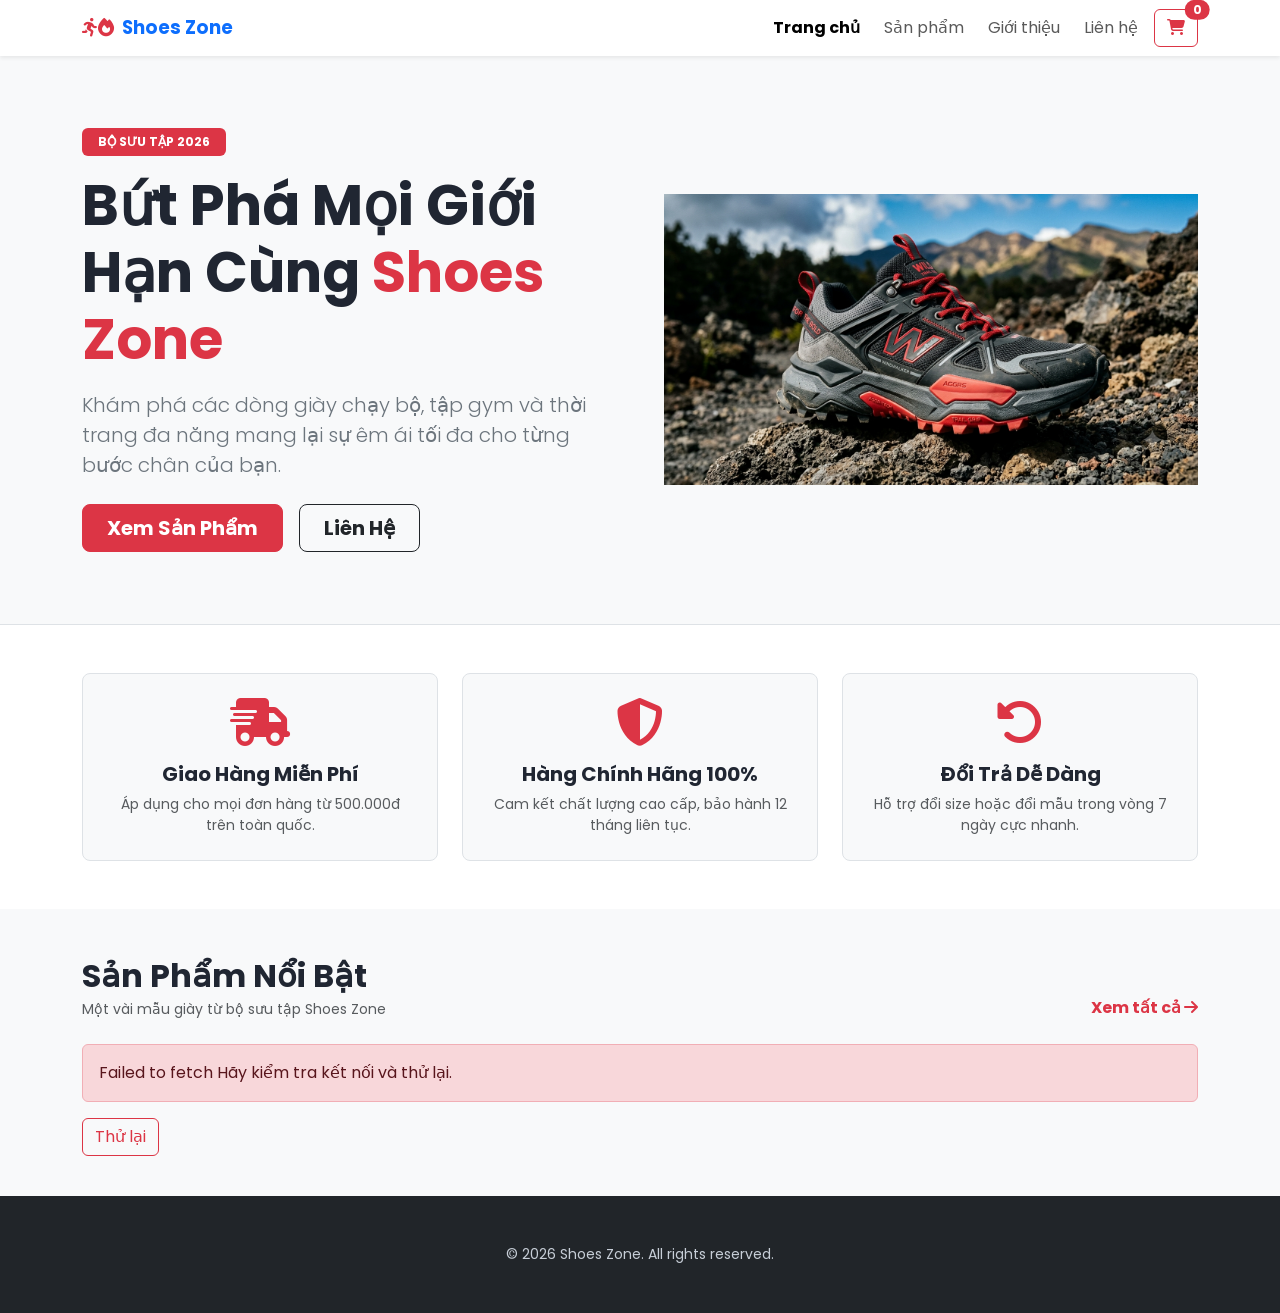
<file: index.html>
<!doctype html>
<html lang="vi">
<head>
  <meta charset="utf-8">
  <meta name="viewport" content="width=device-width, initial-scale=1">
  <meta name="description" content="Shoes Zone - Cửa hàng giày thể thao chính hãng">
  <title>Trang Chủ | Shoes Zone</title>

  <link rel="preconnect" href="https://fonts.googleapis.com">
  <link rel="preconnect" href="https://fonts.gstatic.com" crossorigin>
  <link href="https://fonts.googleapis.com/css2?family=Poppins:wght@400;500;600;700&display=swap" rel="stylesheet">
  <link href="https://cdn.jsdelivr.net/npm/bootstrap@5.3.3/dist/css/bootstrap.min.css" rel="stylesheet">
  <link rel="stylesheet" href="https://cdnjs.cloudflare.com/ajax/libs/font-awesome/6.5.2/css/all.min.css">
  <link rel="stylesheet" href="style.css">
</head>
<body>
  
  <!-- NAVBAR -->
  <nav class="navbar navbar-expand-lg navbar-light bg-white shadow-sm sticky-top">
    <div class="container">
      <a class="navbar-brand fw-bold text-primary" href="index.html">
        <i class="fa-solid fa-person-running text-danger"></i><i class="fa-solid fa-fire text-danger me-2"></i>Shoes Zone
      </a>
      <button class="navbar-toggler" type="button" data-bs-toggle="collapse" data-bs-target="#mainMenu" aria-controls="mainMenu" aria-expanded="false" aria-label="Mở menu">
        <span class="navbar-toggler-icon"></span>
      </button>
      <div class="collapse navbar-collapse" id="mainMenu">
        <ul class="navbar-nav ms-auto align-items-lg-center gap-lg-2">
          <li class="nav-item"><a class="nav-link active fw-bold" href="index.html">Trang chủ</a></li>
          <li class="nav-item"><a class="nav-link" href="products.html">Sản phẩm</a></li>
          <li class="nav-item"><a class="nav-link" href="about.html">Giới thiệu</a></li>
          <li class="nav-item"><a class="nav-link" href="contact.html">Liên hệ</a></li>
          <li class="nav-item">
            <a class="btn btn-outline-danger position-relative" href="cart.html">
              <i class="fa-solid fa-cart-shopping"></i>
              <span id="cart-count" class="position-absolute top-0 start-100 translate-middle badge rounded-pill bg-danger">0</span>
            </a>
          </li>
      </div>
    </div>
  </nav>

  <!-- HERO BANNER -->
  <header class="bg-light py-5 border-bottom">
    <div class="container py-4">
      <div class="row align-items-center g-5">
        <div class="col-lg-6">
          <span class="badge bg-danger text-uppercase px-3 py-2 mb-3">Bộ sưu tập 2026</span>
          <h1 class="display-4 fw-bold mb-3">Bứt Phá Mọi Giới Hạn Cùng <span class="text-danger">Shoes Zone</span></h1>
          <p class="lead text-secondary mb-4">Khám phá các dòng giày chạy bộ, tập gym và thời trang đa năng mang lại sự êm ái tối đa cho từng bước chân của bạn.</p>
          <div class="d-flex flex-wrap gap-3">
            <a href="products.html" class="btn btn-danger btn-lg px-4 fw-bold">Xem Sản Phẩm</a>
            <a href="contact.html" class="btn btn-outline-dark btn-lg px-4 fw-bold">Liên Hệ</a>
          </div>
        </div>
        <div class="col-lg-6 text-center">
          <img src="Cuoikhoaweb/assets/giay_trangchu.png" alt="Shoes Zone Hero" class="img-fluid" style="max-height: 380px;">
        </div>
      </div>
    </div>
  </header>

  <!-- PHẦN CAM KẾT / TIỆN ÍCH -->
  <section class="py-5 bg-white">
    <div class="container">
      <div class="row g-4 text-center">
        <div class="col-md-4">
          <div class="p-4 rounded-3 border bg-light h-100">
            <i class="fa-solid fa-truck-fast text-danger display-5 mb-3"></i>
            <h5 class="fw-bold">Giao Hàng Miễn Phí</h5>
            <p class="text-muted small mb-0">Áp dụng cho mọi đơn hàng từ 500.000đ trên toàn quốc.</p>
          </div>
        </div>
        <div class="col-md-4">
          <div class="p-4 rounded-3 border bg-light h-100">
            <i class="fa-solid fa-shield-halved text-danger display-5 mb-3"></i>
            <h5 class="fw-bold">Hàng Chính Hãng 100%</h5>
            <p class="text-muted small mb-0">Cam kết chất lượng cao cấp, bảo hành 12 tháng liên tục.</p>
          </div>
        </div>
        <div class="col-md-4">
          <div class="p-4 rounded-3 border bg-light h-100">
            <i class="fa-solid fa-rotate-left text-danger display-5 mb-3"></i>
            <h5 class="fw-bold">Đổi Trả Dễ Dàng</h5>
            <p class="text-muted small mb-0">Hỗ trợ đổi size hoặc đổi mẫu trong vòng 7 ngày cực nhanh.</p>
          </div>
        </div>
      </div>
    </div>
  </section>

  <!-- SẢN PHẨM NỔI BẬT -->
  <section class="py-5 bg-light">
    <div class="container">
      <div class="d-flex justify-content-between align-items-end mb-4">
        <div>
          <h2 class="fw-bold mb-1">Sản Phẩm Nổi Bật</h2>
          <p class="text-muted small mb-0">Một vài mẫu giày từ bộ sưu tập Shoes Zone</p>
        </div>
        <a href="products.html" class="text-danger fw-bold text-decoration-none">Xem tất cả <i class="fa-solid fa-arrow-right"></i></a>
      </div>

      <p id="home-product-status" class="text-secondary mb-3" role="status" aria-live="polite">Đang tải sản phẩm...</p>
      <button id="retry-home-products" class="btn btn-outline-danger mb-3" type="button" hidden>Thử lại</button>
      <div id="home-product-list" class="row g-4" aria-busy="true"></div>
      <template id="home-product-card-template">
        <div class="col-6 col-md-4 col-lg-3">
          <article class="card product-card h-100 border-0 shadow-sm">
            <img class="card-img-top product-image" alt="" loading="lazy">
            <div class="card-body d-flex flex-column">
              <h3 class="product-title h6 fw-bold"></h3>
              <p class="product-price text-danger fw-bold mb-3"></p>
              <a class="btn btn-outline-danger btn-sm mt-auto w-100 fw-bold product-detail-link" href="product-detail.html">Xem chi tiết</a>
            </div>
          </article>
        </div>
      </template>
    </div>
  </section>

  <!-- FOOTER -->
  <footer class="site-footer bg-dark text-white py-5">
    <div class="container text-center">
      <p class="small mb-0 text-secondary">© 2026 Shoes Zone. All rights reserved.</p>
    </div>
  </footer>

  <script src="https://cdn.jsdelivr.net/npm/bootstrap@5.3.3/dist/js/bootstrap.bundle.min.js"></script>
  <script src="JS/config.js" defer></script>
  <script src="JS/api.js" defer></script>
  <script src="JS/home.js" defer></script>

</body>
</html>
</file>
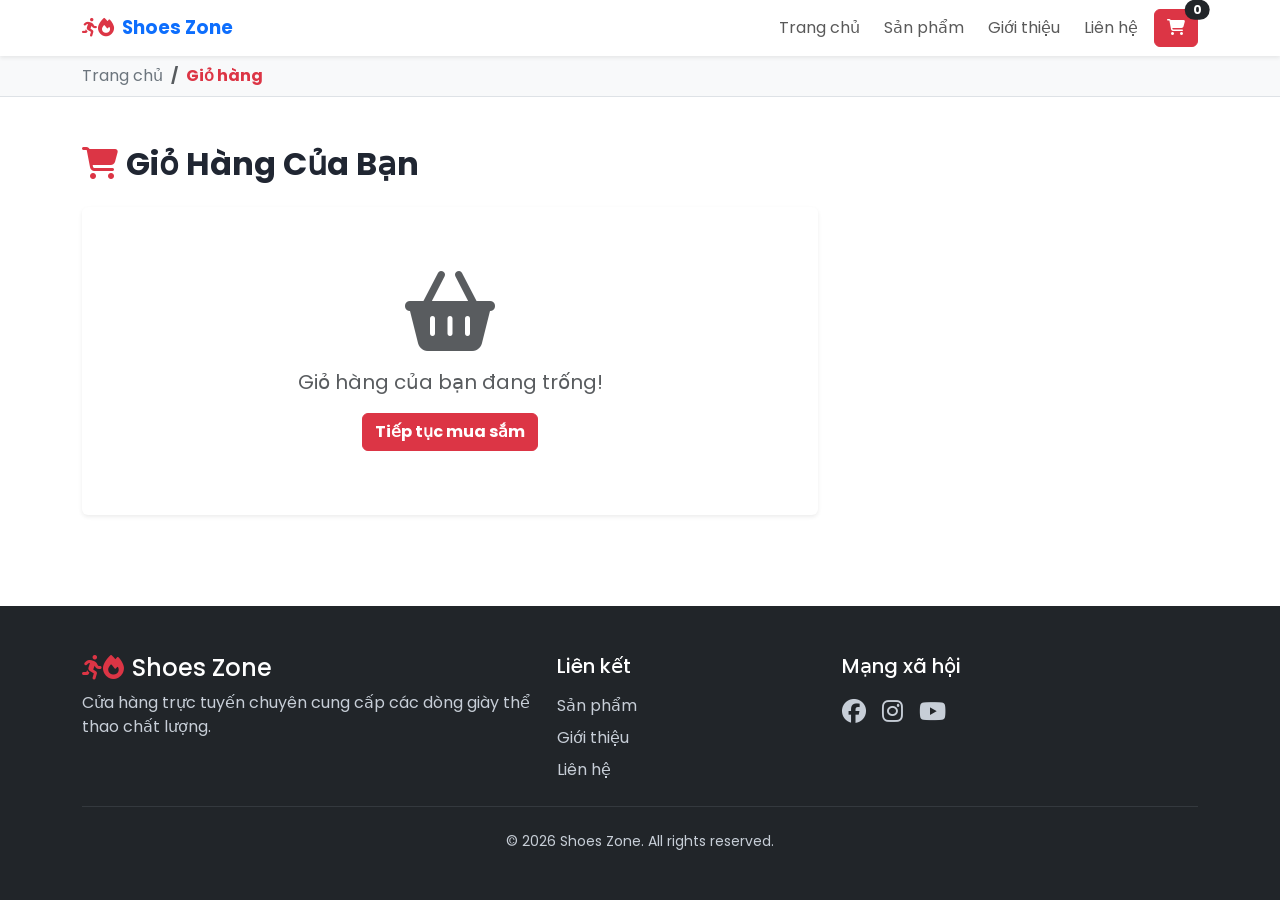
<file: cart.html>
<!doctype html>
<html lang="vi">
<head>
  <meta charset="utf-8">
  <meta name="viewport" content="width=device-width, initial-scale=1">
  <title>Giỏ Hàng | Shoes Zone</title>

  <link rel="preconnect" href="https://fonts.googleapis.com">
  <link rel="preconnect" href="https://fonts.gstatic.com" crossorigin>
  <link href="https://fonts.googleapis.com/css2?family=Poppins:wght@400;500;600;700&display=swap" rel="stylesheet">
  <link href="https://cdn.jsdelivr.net/npm/bootstrap@5.3.3/dist/css/bootstrap.min.css" rel="stylesheet">
  <link rel="stylesheet" href="https://cdnjs.cloudflare.com/ajax/libs/font-awesome/6.5.2/css/all.min.css">
  <link rel="stylesheet" href="style.css">

</head>
<body>
  
  <!-- NAVBAR -->
  <nav class="navbar navbar-expand-lg navbar-light bg-white shadow-sm sticky-top">
    <div class="container">
      <a class="navbar-brand fw-bold text-primary" href="index.html">
        <i class="fa-solid fa-person-running text-danger"></i><i class="fa-solid fa-fire text-danger me-2"></i>Shoes Zone
      </a>
      <button class="navbar-toggler" type="button" data-bs-toggle="collapse" data-bs-target="#mainMenu" aria-controls="mainMenu" aria-expanded="false" aria-label="Mở menu">
        <span class="navbar-toggler-icon"></span>
      </button>
      <div class="collapse navbar-collapse" id="mainMenu">
        <ul class="navbar-nav ms-auto align-items-lg-center gap-lg-2">
          <li class="nav-item"><a class="nav-link" href="index.html">Trang chủ</a></li>
          <li class="nav-item"><a class="nav-link" href="products.html">Sản phẩm</a></li>
          <li class="nav-item"><a class="nav-link" href="about.html">Giới thiệu</a></li>
          <li class="nav-item"><a class="nav-link" href="contact.html">Liên hệ</a></li>
          <li class="nav-item">
            <a class="btn btn-danger position-relative" href="cart.html">
              <i class="fa-solid fa-cart-shopping"></i>
              <span id="cart-count" class="position-absolute top-0 start-100 translate-middle badge rounded-pill bg-dark">0</span>
            </a>
          </li>
      </div>
    </div>
  </nav>

  <!-- BREADCRUMB -->
  <div class="bg-light py-2 border-bottom">
    <div class="container">
      <nav aria-label="breadcrumb">
        <ol class="breadcrumb mb-0 small">
          <li class="breadcrumb-item"><a href="index.html" class="text-decoration-none text-secondary">Trang chủ</a></li>
          <li class="breadcrumb-item active text-danger fw-bold" aria-current="page">Giỏ hàng</li>
        </ol>
      </nav>
    </div>
  </div>

  <main class="py-5">
    <div class="container">
      <h2 class="fw-bold mb-4"><i class="fa-solid fa-cart-shopping me-2 text-danger"></i>Giỏ Hàng Của Bạn</h2>

      <div class="row g-4">
        <!-- Bảng danh sách sản phẩm -->
        <div class="col-lg-8">
          <div class="card border-0 shadow-sm p-3">
            <div id="cart-table-wrapper" class="table-responsive">
              <table class="table align-middle mb-0">
                <thead>
                  <tr>
                    <th>Sản phẩm</th>
                    <th>Size</th>
                    <th>Đơn giá</th>
                    <th>Số lượng</th>
                    <th>Thành tiền</th>
                    <th>Action</th>
                  </tr>
                </thead>
                <tbody id="cart-items-body">
                  <!-- JS sẽ đổ danh sách sản phẩm vào đây -->
                </tbody>
              </table>
            </div>
            
            <!-- Khung thông báo giỏ hàng trống -->
            <div id="empty-cart-msg" class="text-center py-5 d-none">
              <i class="fa-solid fa-basket-shopping text-muted display-1 mb-3"></i>
              <p class="fs-5 text-muted">Giỏ hàng của bạn đang trống!</p>
              <a href="products.html" class="btn btn-danger fw-bold">Tiếp tục mua sắm</a>
            </div>
          </div>
        </div>

        <!-- Tóm tắt đơn hàng -->
        <div class="col-lg-4" id="order-summary-box">
          <div class="card border-0 shadow-sm p-4">
            <h5 class="fw-bold mb-3">Tóm Tắt Đơn Hàng</h5>
            <hr>
            <div class="d-flex justify-content-between mb-2">
              <span class="text-muted">Tạm tính:</span>
              <span id="sub-total" class="fw-bold">0 đ</span>
            </div>
            <div class="d-flex justify-content-between mb-3">
              <span class="text-muted">Phí vận chuyển:</span>
              <span class="text-success fw-semibold">Miễn phí</span>
            </div>
            <hr>
            <div class="d-flex justify-content-between mb-4">
              <span class="fw-bold fs-5">Tổng tiền:</span>
              <span id="grand-total" class="fw-bold fs-4 text-danger">0 đ</span>
            </div>
            <a href="checkout.html" id="btn-checkout" class="btn btn-danger btn-lg w-100 fw-bold">Thanh Toán Ngay</a>
          </div>
        </div>
      </div>
    </div>
  </main>

  <!-- FOOTER -->
  <footer class="site-footer bg-dark text-white py-5">
    <div class="container">
      <div class="row g-4">
        <div class="col-md-5">
          <h4 class="text-white"><i class="fa-solid fa-person-running text-danger"></i><i class="fa-solid fa-fire text-danger me-2"></i>Shoes Zone</h4>
          <p class="mb-0 text-secondary">Cửa hàng trực tuyến chuyên cung cấp các dòng giày thể thao chất lượng.</p>
        </div>
        <div class="col-6 col-md-3">
          <h5 class="text-white mb-3">Liên kết</h5>
          <div class="d-flex flex-column gap-2">
            <a href="products.html" class="text-decoration-none text-secondary">Sản phẩm</a>
            <a href="about.html" class="text-decoration-none text-secondary">Giới thiệu</a>
            <a href="contact.html" class="text-decoration-none text-secondary">Liên hệ</a>
          </div>
        </div>
        <div class="col-6 col-md-4">
          <h5 class="text-white mb-3">Mạng xã hội</h5>
          <div class="d-flex gap-3 fs-4">
            <a href="#" class="text-white"><i class="fa-brands fa-facebook"></i></a>
            <a href="#" class="text-white"><i class="fa-brands fa-instagram"></i></a>
            <a href="#" class="text-white"><i class="fa-brands fa-youtube"></i></a>
          </div>
        </div>
      </div>
      <hr class="border-secondary my-4">
      <p class="small mb-0 text-center text-secondary">© 2026 Shoes Zone. All rights reserved.</p>
    </div>
  </footer>

  <script src="https://cdn.jsdelivr.net/npm/bootstrap@5.3.3/dist/js/bootstrap.bundle.min.js"></script>
  <script src="JS/cart.js"></script>
</body>
</html>
</file>
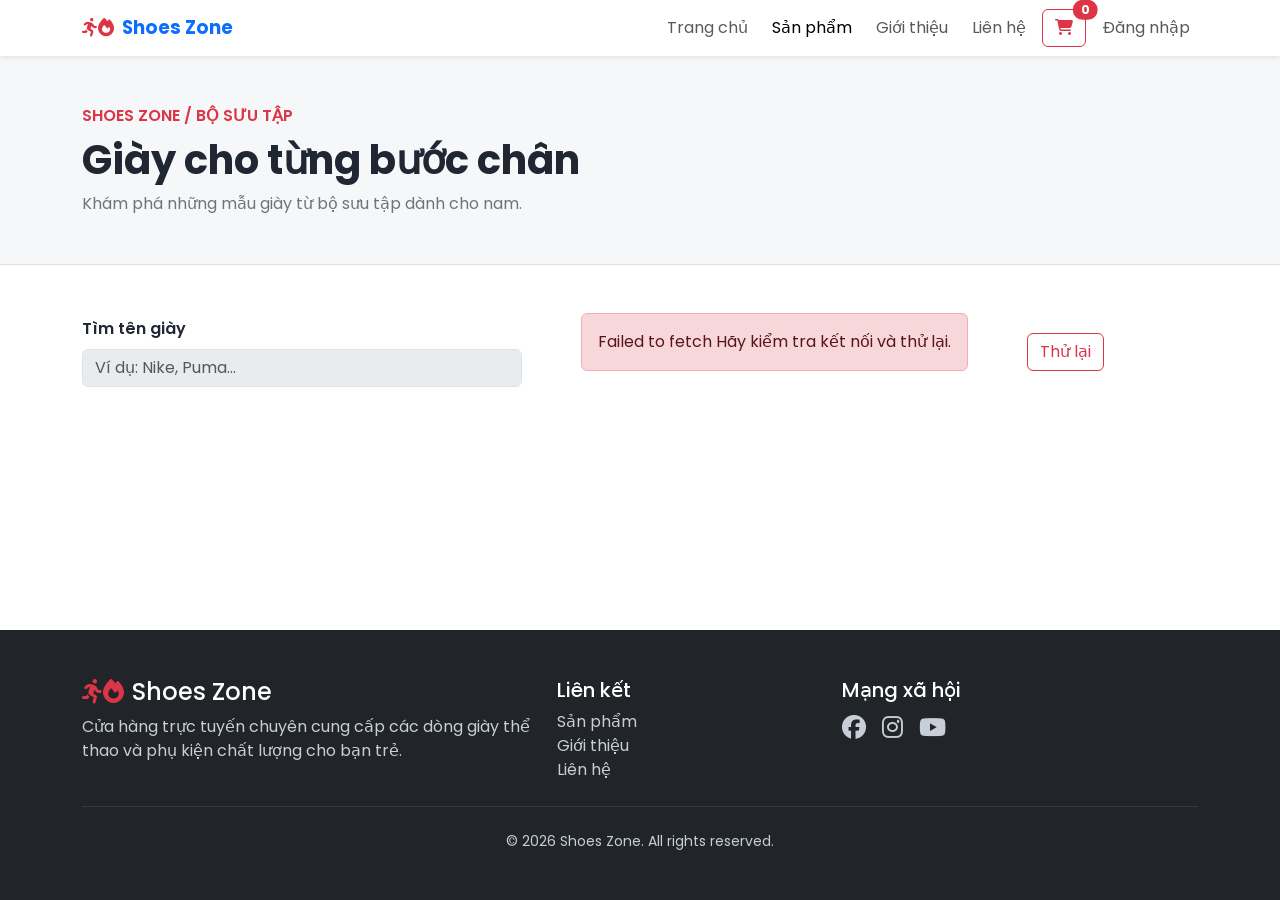
<file: checkout.html>
<!doctype html>
<html lang="vi">
<head>
  <meta charset="utf-8">
  <meta name="viewport" content="width=device-width, initial-scale=1">
  <title>Thanh Toán | Shoes Zone</title>
  
  <link rel="preconnect" href="https://fonts.googleapis.com">
  <link rel="preconnect" href="https://fonts.gstatic.com" crossorigin>
  <link href="https://fonts.googleapis.com/css2?family=Poppins:wght@400;500;600;700&display=swap" rel="stylesheet">
  <link href="https://cdn.jsdelivr.net/npm/bootstrap@5.3.3/dist/css/bootstrap.min.css" rel="stylesheet">
  <link rel="stylesheet" href="https://cdnjs.cloudflare.com/ajax/libs/font-awesome/6.5.2/css/all.min.css">
  <link rel="stylesheet" href="style.css">
</head>
<body class="bg-light">

  <!-- NAVBAR -->
  <nav class="navbar navbar-expand-lg navbar-light bg-white shadow-sm sticky-top">
    <div class="container">
      <a class="navbar-brand fw-bold text-primary" href="index.html">
        <i class="fa-solid fa-person-running text-danger"></i><i class="fa-solid fa-fire text-danger me-2"></i>Shoes Zone
      </a>
      <a class="btn btn-outline-dark btn-sm" href="cart.html">
        <i class="fa-solid fa-arrow-left me-2"></i>Quay lại Giỏ hàng
      </a>
    </div>
  </nav>

  <main class="py-5">
    <div class="container">
      <div class="row g-5">
        
        <!-- THÔNG TIN GIAO HÀNG (CỘT TRÁI) -->
        <div class="col-lg-7">
          <div class="card border-0 shadow-sm p-4">
            <h4 class="fw-bold mb-4">Thông tin giao hàng</h4>
            <form id="checkoutForm">
              <div class="row g-3">
                <div class="col-md-12">
                  <label class="form-label fw-semibold">Họ và tên *</label>
                  <input id="customerName" type="text" class="form-control" required placeholder="Nhập họ và tên đầy đủ">
                </div>
                <div class="col-md-6">
                  <label class="form-label fw-semibold">Số điện thoại *</label>
                  <input id="customerPhone" type="tel" class="form-control" required placeholder="Nhập số điện thoại liên hệ">
                </div>
                <div class="col-md-6">
                  <label class="form-label fw-semibold">Email</label>
                  <input id="customerEmail" type="email" class="form-control" placeholder="Email để nhận thông báo (Không bắt buộc)">
                </div>
                <div class="col-12">
                  <label class="form-label fw-semibold">Địa chỉ nhận hàng *</label>
                  <input id="customerAddress" type="text" class="form-control" required placeholder="Số nhà, tên đường, phường/xã, quận/huyện, tỉnh/thành phố">
                </div>
                <div class="col-12">
                  <label class="form-label fw-semibold">Ghi chú đơn hàng</label>
                  <textarea id="customerNote" class="form-control" rows="3" placeholder="Ghi chú thêm về giờ giao, địa điểm..."></textarea>
                </div>
              </div>

              <hr class="my-4">

              <h4 class="fw-bold mb-3">Phương thức thanh toán</h4>
              <div class="form-check mb-2">
                <input class="form-check-input" type="radio" name="paymentMethod" id="cod" checked>
                <label class="form-check-label fw-semibold" for="cod">
                  Thanh toán khi nhận hàng (COD)
                </label>
              </div>
              <div class="form-check mb-4">
                <input class="form-check-input" type="radio" name="paymentMethod" id="banking">
                <label class="form-check-label fw-semibold" for="banking">
                  Chuyển khoản qua Ngân hàng / Momo
                </label>
              </div>

              <button type="submit" class="btn btn-danger btn-lg w-100 fw-bold">Hoàn Tất Đặt Hàng</button>
            </form>
          </div>
        </div>

        <!-- TÓM TẮT ĐƠN HÀNG (CỘT PHẢI) -->
        <div class="col-lg-5">
          <div class="card border-0 shadow-sm p-4 sticky-top" style="top: 90px; z-index: 1;">
            <h4 class="fw-bold mb-4">Đơn hàng của bạn</h4>
            
            <!-- Danh sách sản phẩm tự động render vào đây -->
            <div id="checkout-items" class="mb-4">
              <!-- JS sẽ đổ dữ liệu vào đây -->
            </div>

            <hr>

            <div class="d-flex justify-content-between mb-2">
              <span class="text-muted">Tạm tính:</span>
              <span id="checkout-subtotal" class="fw-bold">0 đ</span>
            </div>
            <div class="d-flex justify-content-between mb-3">
              <span class="text-muted">Phí vận chuyển:</span>
              <span class="text-success fw-semibold">Miễn phí</span>
            </div>
            <hr>
            <div class="d-flex justify-content-between">
              <span class="fw-bold fs-5">Tổng cộng:</span>
              <span id="checkout-total" class="fw-bold fs-4 text-danger">0 đ</span>
            </div>
          </div>

        </div>

      </div>
      <div class="row mt-4">
        <div class="col-lg-5 ms-lg-auto">
          <section class="card border-0 shadow-sm p-4 checkout-contact-card" aria-labelledby="checkout-contact-title">
            <div class="d-flex align-items-center gap-3 mb-3">
              <span class="checkout-contact-icon" aria-hidden="true"><i class="fa-solid fa-store"></i></span>
              <div>
                <h2 id="checkout-contact-title" class="h5 fw-bold mb-1">Thông tin cửa hàng</h2>
                <p class="small text-muted mb-0">Chúng tôi sẵn sàng hỗ trợ đơn hàng của bạn.</p>
              </div>
            </div>

            <div class="checkout-contact-list">
              <div class="d-flex align-items-start gap-3 mb-3">
                <span class="checkout-contact-icon checkout-contact-icon-sm" aria-hidden="true"><i class="fa-solid fa-location-dot"></i></span>
                <p class="small mb-0"><strong>Địa chỉ</strong><br>Quận 10, TP. Hồ Chí Minh, Việt Nam</p>
              </div>
              <div class="d-flex align-items-start gap-3 mb-3">
                <span class="checkout-contact-icon checkout-contact-icon-sm" aria-hidden="true"><i class="fa-solid fa-phone"></i></span>
                <p class="small mb-0"><strong>Điện thoại</strong><br><a href="tel:0903722448" class="text-danger fw-semibold">0903 722 448</a></p>
              </div>
              <div class="d-flex align-items-start gap-3 mb-3">
                <span class="checkout-contact-icon checkout-contact-icon-sm" aria-hidden="true"><i class="fa-solid fa-envelope"></i></span>
                <p class="small mb-0"><strong>Email</strong><br><a href="mailto:hotro@quocminhcomputer.com" class="text-danger fw-semibold">hotro@quocminhcomputer.com</a></p>
              </div>
              <div class="d-flex align-items-start gap-3 mb-4">
                <span class="checkout-contact-icon checkout-contact-icon-sm" aria-hidden="true"><i class="fa-solid fa-clock"></i></span>
                <p class="small mb-0"><strong>Giờ làm việc</strong><br>8:00 - 00:00 (Thứ 2 - Chủ Nhật)</p>
              </div>
            </div>

            <div class="ratio ratio-16x9 rounded-3 overflow-hidden border">
              <iframe
                src="https://www.openstreetmap.org/export/embed.html?bbox=106.6550%2C10.7620%2C106.6800%2C10.7820&amp;layer=mapnik"
                title="Bản đồ khu vực Quận 10, TP. Hồ Chí Minh"
                loading="lazy"
                referrerpolicy="no-referrer">
              </iframe>
            </div>
          </section>
        </div>
      </div>
    </div>
  </main>

  <footer class="site-footer bg-dark text-white mt-5 py-4 text-center">
    <div class="container">
      <p class="small mb-0 text-secondary">© 2026 Shoes Zone. All rights reserved.</p>
    </div>
  </footer>

  <script src="https://cdn.jsdelivr.net/npm/bootstrap@5.3.3/dist/js/bootstrap.bundle.min.js"></script>
  <script src="JS/cart.js"></script>

</body>
</html>
</file>
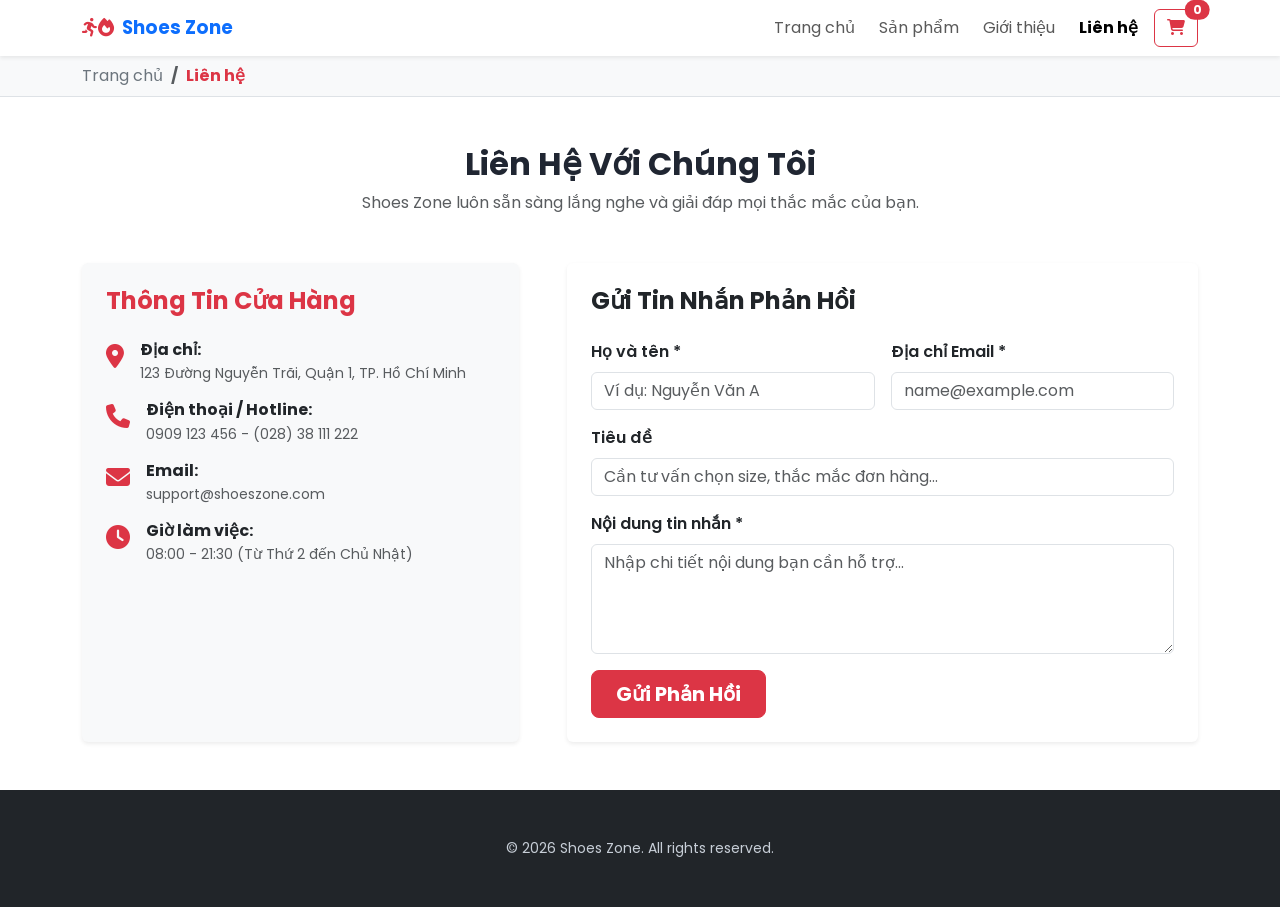
<file: contact.html>
<!doctype html>
<html lang="vi">
<head>
  <meta charset="utf-8">
  <meta name="viewport" content="width=device-width, initial-scale=1">
  <meta name="description" content="Liên hệ Shoes Zone">
  <title>Liên Hệ | Shoes Zone</title>

  <link rel="preconnect" href="https://fonts.googleapis.com">
  <link rel="preconnect" href="https://fonts.gstatic.com" crossorigin>
  <link href="https://fonts.googleapis.com/css2?family=Poppins:wght@400;500;600;700&display=swap" rel="stylesheet">
  <link href="https://cdn.jsdelivr.net/npm/bootstrap@5.3.3/dist/css/bootstrap.min.css" rel="stylesheet">
  <link rel="stylesheet" href="https://cdnjs.cloudflare.com/ajax/libs/font-awesome/6.5.2/css/all.min.css">
  <link rel="stylesheet" href="style.css">
</head>
<body>
  
  <!-- NAVBAR -->
  <nav class="navbar navbar-expand-lg navbar-light bg-white shadow-sm sticky-top">
    <div class="container">
      <a class="navbar-brand fw-bold text-primary" href="index.html">
        <i class="fa-solid fa-person-running text-danger"></i><i class="fa-solid fa-fire text-danger me-2"></i>Shoes Zone
      </a>
      <button class="navbar-toggler" type="button" data-bs-toggle="collapse" data-bs-target="#mainMenu" aria-controls="mainMenu" aria-expanded="false" aria-label="Mở menu">
        <span class="navbar-toggler-icon"></span>
      </button>
      <div class="collapse navbar-collapse" id="mainMenu">
        <ul class="navbar-nav ms-auto align-items-lg-center gap-lg-2">
          <li class="nav-item"><a class="nav-link" href="index.html">Trang chủ</a></li>
          <li class="nav-item"><a class="nav-link" href="products.html">Sản phẩm</a></li>
          <li class="nav-item"><a class="nav-link" href="about.html">Giới thiệu</a></li>
          <li class="nav-item"><a class="nav-link active fw-bold" href="contact.html">Liên hệ</a></li>
          <li class="nav-item">
            <a class="btn btn-outline-danger position-relative" href="cart.html">
              <i class="fa-solid fa-cart-shopping"></i>
              <span id="cart-count" class="position-absolute top-0 start-100 translate-middle badge rounded-pill bg-danger">0</span>
            </a>
          </li>
      </div>
    </div>
  </nav>

  <!-- BREADCRUMB -->
  <div class="bg-light py-2 border-bottom">
    <div class="container">
      <nav aria-label="breadcrumb">
        <ol class="breadcrumb mb-0 small">
          <li class="breadcrumb-item"><a href="index.html" class="text-decoration-none text-secondary">Trang chủ</a></li>
          <li class="breadcrumb-item active text-danger fw-bold" aria-current="page">Liên hệ</li>
        </ol>
      </nav>
    </div>
  </div>

  <main class="py-5">
    <div class="container">
      <div class="text-center mb-5">
        <h2 class="fw-bold">Liên Hệ Với Chúng Tôi</h2>
        <p class="text-muted">Shoes Zone luôn sẵn sàng lắng nghe và giải đáp mọi thắc mắc của bạn.</p>
      </div>

      <div class="row g-5">
        <!-- Cột thông tin liên hệ -->
        <div class="col-lg-5">
          <div class="card border-0 shadow-sm p-4 bg-light h-100">
            <h4 class="fw-bold mb-4 text-danger">Thông Tin Cửa Hàng</h4>
            
            <div class="d-flex align-items-start mb-3">
              <i class="fa-solid fa-location-dot text-danger fs-4 me-3 mt-1"></i>
              <div>
                <h6 class="fw-bold mb-1">Địa chỉ:</h6>
                <p class="text-muted small mb-0">123 Đường Nguyễn Trãi, Quận 1, TP. Hồ Chí Minh</p>
              </div>
            </div>

            <div class="d-flex align-items-start mb-3">
              <i class="fa-solid fa-phone text-danger fs-4 me-3 mt-1"></i>
              <div>
                <h6 class="fw-bold mb-1">Điện thoại / Hotline:</h6>
                <p class="text-muted small mb-0">0909 123 456 - (028) 38 111 222</p>
              </div>
            </div>

            <div class="d-flex align-items-start mb-3">
              <i class="fa-solid fa-envelope text-danger fs-4 me-3 mt-1"></i>
              <div>
                <h6 class="fw-bold mb-1">Email:</h6>
                <p class="text-muted small mb-0">support@shoeszone.com</p>
              </div>
            </div>

            <div class="d-flex align-items-start">
              <i class="fa-solid fa-clock text-danger fs-4 me-3 mt-1"></i>
              <div>
                <h6 class="fw-bold mb-1">Giờ làm việc:</h6>
                <p class="text-muted small mb-0">08:00 - 21:30 (Từ Thứ 2 đến Chủ Nhật)</p>
              </div>
            </div>
          </div>
        </div>

        <!-- Cột Form phản hồi -->
        <div class="col-lg-7">
          <div class="card border-0 shadow-sm p-4">
            <h4 class="fw-bold mb-4">Gửi Tin Nhắn Phản Hồi</h4>
            <form id="contactForm">
              <div class="row g-3">
                <div class="col-md-6">
                  <label for="name" class="form-label fw-semibold">Họ và tên *</label>
                  <input type="text" class="form-control" id="name" placeholder="Ví dụ: Nguyễn Văn A" required>
                </div>
                <div class="col-md-6">
                  <label for="email" class="form-label fw-semibold">Địa chỉ Email *</label>
                  <input type="email" class="form-control" id="email" placeholder="name@example.com" required>
                </div>
                <div class="col-12">
                  <label for="subject" class="form-label fw-semibold">Tiêu đề</label>
                  <input type="text" class="form-control" id="subject" placeholder="Cần tư vấn chọn size, thắc mắc đơn hàng...">
                </div>
                <div class="col-12">
                  <label for="message" class="form-label fw-semibold">Nội dung tin nhắn *</label>
                  <textarea class="form-control" id="message" rows="4" placeholder="Nhập chi tiết nội dung bạn cần hỗ trợ..." required></textarea>
                </div>
                <div class="col-12">
                  <button type="submit" class="btn btn-danger btn-lg px-4 fw-bold">Gửi Phản Hồi</button>
                </div>
              </div>
            </form>
          </div>
        </div>
      </div>
    </div>
  </main>

  <!-- FOOTER -->
  <footer class="site-footer bg-dark text-white py-5">
    <div class="container text-center">
      <p class="small mb-0 text-secondary">© 2026 Shoes Zone. All rights reserved.</p>
    </div>
  </footer>

  <script src="https://cdn.jsdelivr.net/npm/bootstrap@5.3.3/dist/js/bootstrap.bundle.min.js"></script>

</body>
</html>
</file>
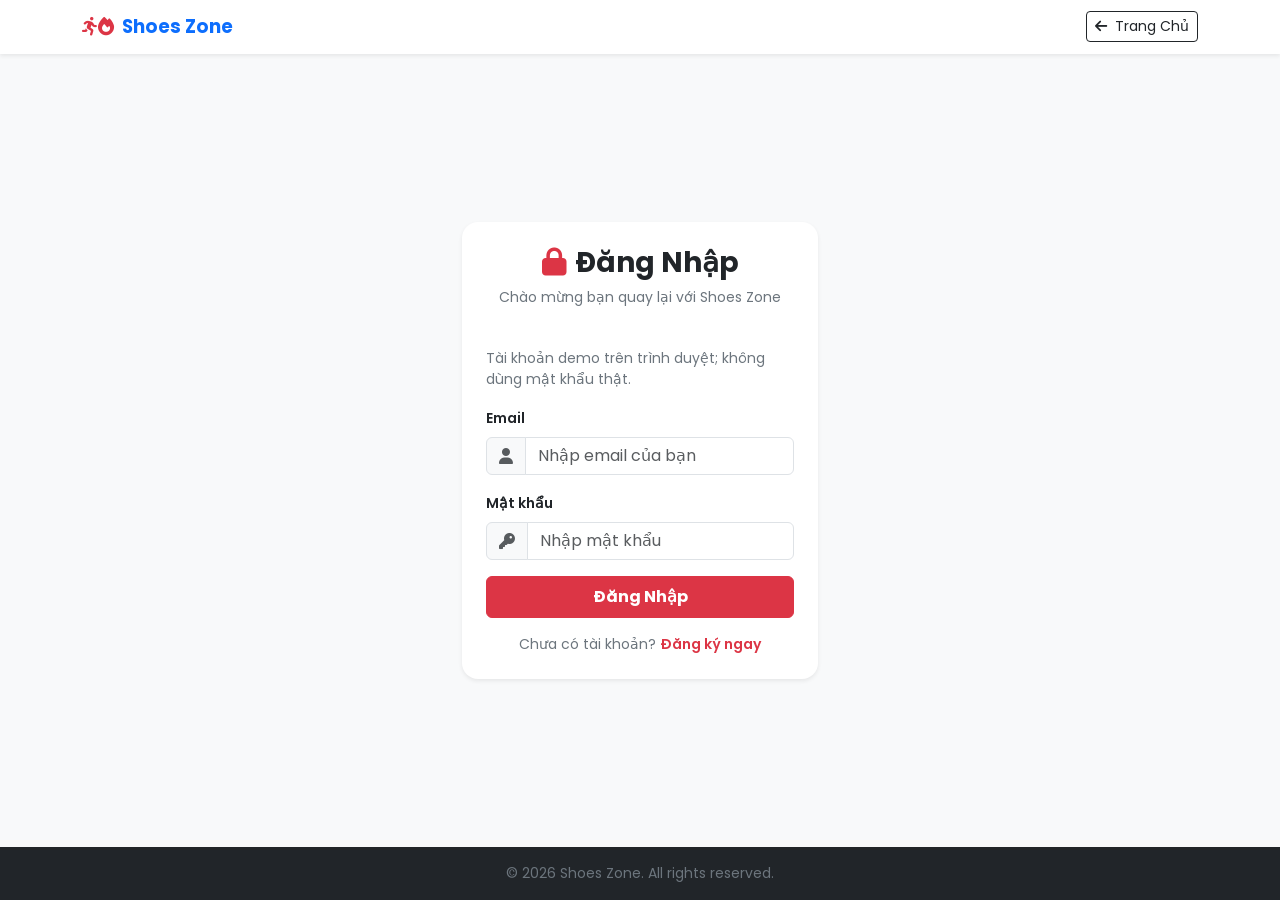
<file: login.html>
<!doctype html>
<html lang="vi">
<head>
  <meta charset="utf-8">
  <meta name="viewport" content="width=device-width, initial-scale=1">
  <meta name="description" content="Đăng nhập tài khoản - Shoes Zone">
  <title>Đăng Nhập | Shoes Zone</title>

  <link rel="preconnect" href="https://fonts.googleapis.com">
  <link rel="preconnect" href="https://fonts.gstatic.com" crossorigin>
  <link href="https://fonts.googleapis.com/css2?family=Poppins:wght@400;500;600;700&display=swap" rel="stylesheet">
  <link href="https://cdn.jsdelivr.net/npm/bootstrap@5.3.3/dist/css/bootstrap.min.css" rel="stylesheet">
  <link rel="stylesheet" href="https://cdnjs.cloudflare.com/ajax/libs/font-awesome/6.5.2/css/all.min.css">
  <link rel="stylesheet" href="style.css">
</head>
<body class="bg-light d-flex flex-column min-vh-100">

  <!-- NAVBAR -->
  <nav class="navbar navbar-expand-lg navbar-light bg-white shadow-sm">
    <div class="container">
      <a class="navbar-brand fw-bold text-primary" href="index.html">
        <i class="fa-solid fa-person-running text-danger"></i><i class="fa-solid fa-fire text-danger me-2"></i>Shoes Zone
      </a>
      <a class="btn btn-outline-dark btn-sm" href="index.html">
        <i class="fa-solid fa-arrow-left me-2"></i>Trang Chủ
      </a>
    </div>
  </nav>

  <!-- LOGIN SECTION -->
  <main class="flex-grow-1 d-flex align-items-center py-5">
    <div class="container">
      <div class="row justify-content-center">
        <div class="col-md-5 col-lg-4">
          <div class="card border-0 shadow-sm p-4 rounded-4">
            <div class="text-center mb-4">
              <h3 class="fw-bold"><i class="fa-solid fa-lock text-danger me-2"></i>Đăng Nhập</h3>
              <p class="text-secondary small">Chào mừng bạn quay lại với Shoes Zone</p>
            </div>

            <p class="small text-secondary">Tài khoản demo trên trình duyệt; không dùng mật khẩu thật.</p><form id="loginForm">
              <div class="mb-3">
                <label class="form-label fw-semibold small">Email</label>
                <div class="input-group">
                  <span class="input-group-text bg-light"><i class="fa-solid fa-user text-muted"></i></span>
                  <input type="email" class="form-control" id="loginEmail" autocomplete="username" required placeholder="Nhập email của bạn">
                </div>
              </div>

              <div class="mb-3">
                <label class="form-label fw-semibold small">Mật khẩu</label>
                <div class="input-group">
                  <span class="input-group-text bg-light"><i class="fa-solid fa-key text-muted"></i></span>
                  <input type="password" class="form-control" id="loginPassword" autocomplete="current-password" required placeholder="Nhập mật khẩu">
                </div>
              </div>

              <!-- TODO HS: Chỉ thêm ghi nhớ/quên mật khẩu khi có xử lý. -->
              <button type="submit" class="btn btn-danger w-100 fw-bold py-2 mb-3">Đăng Nhập</button>
            </form>
            <div class="text-center small">
              <span class="text-secondary">Chưa có tài khoản?</span>
              <a href="register.html" class="text-danger fw-semibold text-decoration-none">Đăng ký ngay</a>
            </div>
          </div>
        </div>
      </div>
    </div>
  </main>

  <!-- FOOTER -->
  <footer class="bg-dark text-white py-3 text-center">
    <div class="container">
      <p class="small mb-0 text-secondary">© 2026 Shoes Zone. All rights reserved.</p>
    </div>
  </footer>
    <script src="JS/login.js"></script>
</body>
</html>
</file>
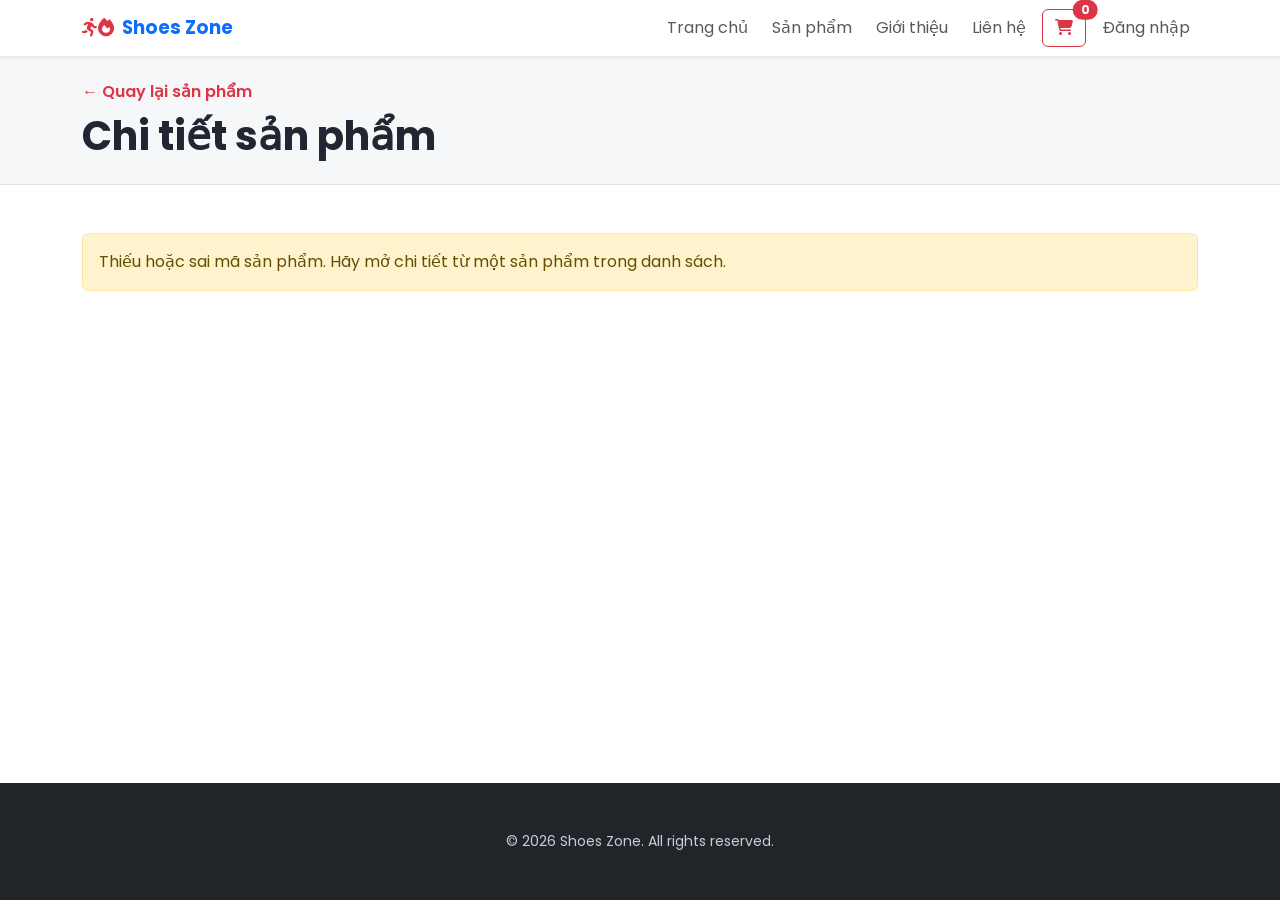
<file: product-detail.html>
<!doctype html>
<html lang="vi">
<head>
  <meta charset="utf-8">
  <meta name="viewport" content="width=device-width, initial-scale=1">
  <meta name="description" content="Thông tin chi tiết sản phẩm Shoes Zone">
  <title>Chi tiết sản phẩm | Shoes Zone</title>

  <link rel="preconnect" href="https://fonts.googleapis.com">
  <link rel="preconnect" href="https://fonts.gstatic.com" crossorigin>
  <link href="https://fonts.googleapis.com/css2?family=Poppins:wght@400;500;600;700&display=swap" rel="stylesheet">
  <link href="https://cdn.jsdelivr.net/npm/bootstrap@5.3.3/dist/css/bootstrap.min.css" rel="stylesheet">
  <link rel="stylesheet" href="https://cdnjs.cloudflare.com/ajax/libs/font-awesome/6.5.2/css/all.min.css">
  <link rel="stylesheet" href="style.css">
</head>
<body>
  <nav class="navbar navbar-expand-lg navbar-light bg-white shadow-sm sticky-top">
    <div class="container">
      <a class="navbar-brand fw-bold text-primary" href="index.html">
        <i class="fa-solid fa-person-running text-danger"></i><i class="fa-solid fa-fire text-danger me-2"></i>Shoes Zone
      </a>
      <button class="navbar-toggler" type="button" data-bs-toggle="collapse" data-bs-target="#mainMenu" aria-controls="mainMenu" aria-expanded="false" aria-label="Mở menu">
        <span class="navbar-toggler-icon"></span>
      </button>
      <div class="collapse navbar-collapse" id="mainMenu">
        <ul class="navbar-nav ms-auto align-items-lg-center gap-lg-2">
          <li class="nav-item"><a class="nav-link" href="index.html">Trang chủ</a></li>
          <li class="nav-item"><a class="nav-link" href="products.html">Sản phẩm</a></li>
          <li class="nav-item"><a class="nav-link" href="about.html">Giới thiệu</a></li>
          <li class="nav-item"><a class="nav-link" href="contact.html">Liên hệ</a></li>
          <li class="nav-item">
            <a class="btn btn-outline-danger position-relative" href="cart.html" aria-label="Giỏ hàng">
              <i class="fa-solid fa-cart-shopping"></i>
              <span id="cart-count" class="position-absolute top-0 start-100 translate-middle badge rounded-pill bg-danger">0</span>
            </a>
          </li>
          <li class="nav-item"><a class="nav-link" href="login.html">Đăng nhập</a></li>
        </ul>
      </div>
    </div>
  </nav>

  <main>
    <section class="page-header py-4 border-bottom">
      <div class="container">
        <a href="products.html" class="text-danger fw-semibold">← Quay lại sản phẩm</a>
        <h1 class="fw-bold mt-2 mb-0">Chi tiết sản phẩm</h1>
      </div>
    </section>
    <section class="py-5">
      <div class="container">
        <p id="detail-status" class="text-secondary mb-3" role="status" aria-live="polite">Đang tải sản phẩm...</p>
        <button id="retry-detail" class="btn btn-outline-danger mb-3" type="button" hidden>Thử lại</button>
        <article id="detail-content" class="row g-4 align-items-center" hidden>
          <div class="col-md-6">
            <img id="detail-image" class="img-fluid rounded product-image w-100" alt="">
          </div>
          <div class="col-md-6">
            <h2 id="detail-name" class="fw-bold"></h2>
            <p id="detail-price" class="text-danger fw-bold fs-3"></p>
            <p id="detail-description" class="text-secondary"></p>
            <p id="detail-stock" class="small text-secondary"></p>
            <label for="detail-size" class="form-label">Chọn size</label>
            <select id="detail-size" class="form-select mb-3" aria-label="Chọn size">
              <option value="38">38</option>
              <option value="39">39</option>
              <option value="40" selected>40</option>
              <option value="41">41</option>
              <option value="42">42</option>
              <option value="43">43</option>
            </select>
            <button id="detail-add-to-cart" class="btn btn-danger" type="button">Thêm vào giỏ</button>
            <p id="detail-cart-message" class="mt-3 mb-0" role="status" aria-live="polite"></p>
          </div>
        </article>
      </div>
    </section>
  </main>

  <footer class="site-footer bg-dark text-white mt-5 py-5">
    <div class="container text-center">
      <p class="small mb-0 text-secondary">© 2026 Shoes Zone. All rights reserved.</p>
    </div>
  </footer>

  <script src="https://cdn.jsdelivr.net/npm/bootstrap@5.3.3/dist/js/bootstrap.bundle.min.js"></script>
  <script src="JS/config.js" defer></script>
  <script src="JS/api.js" defer></script>
  <script src="JS/product-detail.js" defer></script>
</body>
</html>
</file>
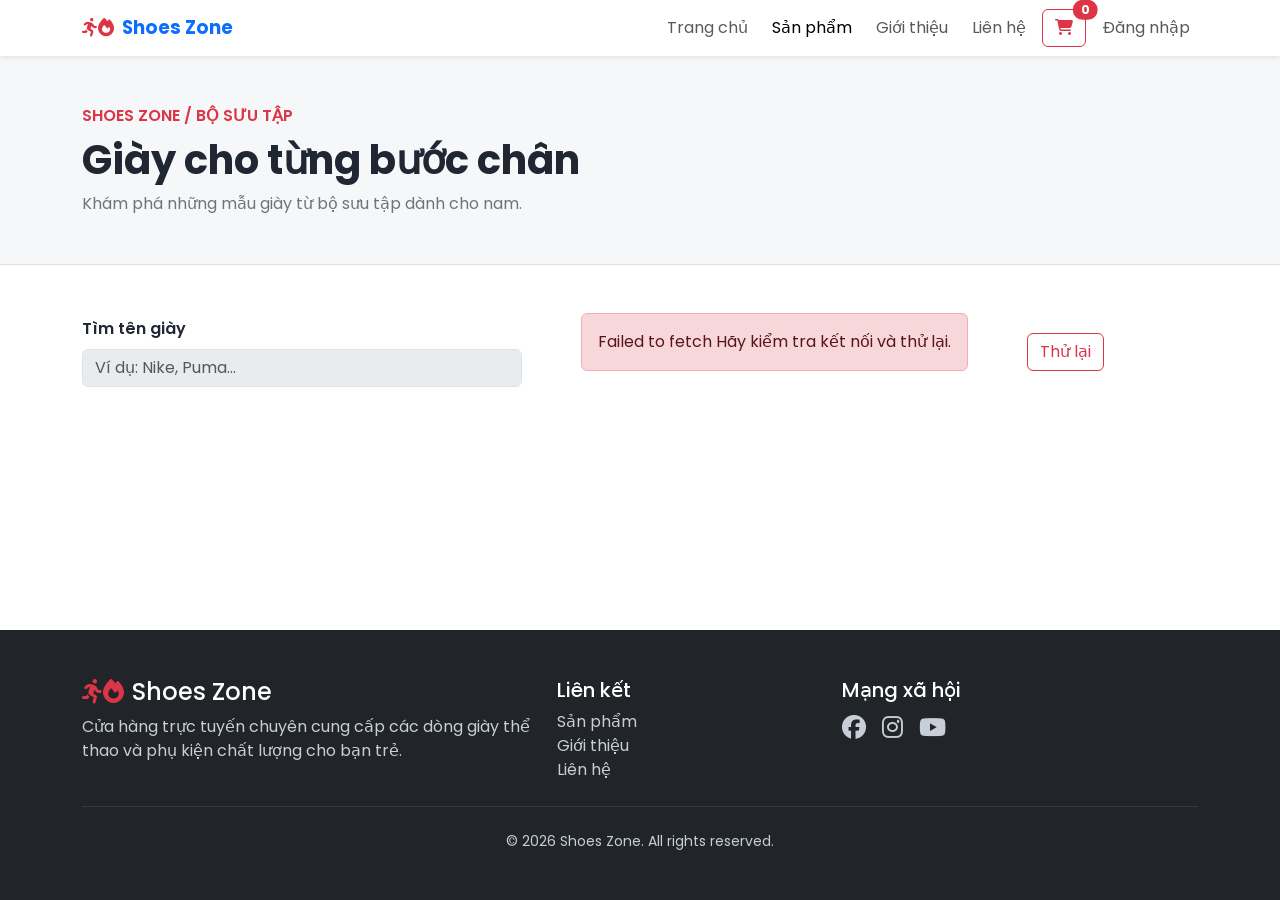
<file: products.html>
<!doctype html>
<html lang="vi">
<head>
  <meta charset="utf-8">
  <meta name="viewport" content="width=device-width, initial-scale=1">
  <meta name="description" content="Danh sách sản phẩm giày thể thao - Shoes Zone">
  <title>Sản phẩm | Shoes Zone</title>

  <link rel="preconnect" href="https://fonts.googleapis.com">
  <link rel="preconnect" href="https://fonts.gstatic.com" crossorigin>
  <link href="https://fonts.googleapis.com/css2?family=Poppins:wght@400;500;600;700&display=swap" rel="stylesheet">
  <link href="https://cdn.jsdelivr.net/npm/bootstrap@5.3.3/dist/css/bootstrap.min.css" rel="stylesheet">
  <link rel="stylesheet" href="https://cdnjs.cloudflare.com/ajax/libs/font-awesome/6.5.2/css/all.min.css">
  <link rel="stylesheet" href="style.css">
</head>
<body>
  
    <!-- NAVBAR -->
    <nav class="navbar navbar-expand-lg navbar-light bg-white shadow-sm sticky-top">
      <div class="container">
        <a class="navbar-brand fw-bold text-primary" href="index.html">
          <i class="fa-solid fa-person-running text-danger"></i><i class="fa-solid fa-fire text-danger me-2"></i>Shoes Zone
        </a>
        <button class="navbar-toggler" type="button" data-bs-toggle="collapse" data-bs-target="#mainMenu" aria-controls="mainMenu" aria-expanded="false" aria-label="Mở menu">
          <span class="navbar-toggler-icon"></span>
        </button>
        <div class="collapse navbar-collapse" id="mainMenu">
          <ul class="navbar-nav ms-auto align-items-lg-center gap-lg-2">
            <li class="nav-item"><a class="nav-link" href="index.html">Trang chủ</a></li>
            <li class="nav-item"><a class="nav-link active" aria-current="page" href="products.html">Sản phẩm</a></li>
            <li class="nav-item"><a class="nav-link" href="about.html">Giới thiệu</a></li>
            <li class="nav-item"><a class="nav-link" href="contact.html">Liên hệ</a></li>
            <li class="nav-item">
              <a class="btn btn-outline-danger position-relative" href="cart.html" aria-label="Giỏ hàng">
                <i class="fa-solid fa-cart-shopping"></i>
                <span id="cart-count" class="position-absolute top-0 start-100 translate-middle badge rounded-pill bg-danger">0</span>
              </a>
            </li>
          <li class="nav-item"><a class="nav-link" href="login.html">Đăng nhập</a></li></ul>
        </div>
      </div>
    </nav>

    <main>
    <section class="page-header py-5 border-bottom">
      <div class="container"><p class="text-danger fw-semibold mb-2">SHOES ZONE / BỘ SƯU TẬP</p><h1 class="fw-bold">Giày cho từng bước chân</h1><p class="text-secondary mb-0">Khám phá những mẫu giày từ bộ sưu tập dành cho nam.</p></div>
    </section>
    <section class="py-5"><div class="container">
      <div class="catalog-toolbar mb-4"><div class="catalog-search"><label for="product-search" class="form-label fw-semibold">Tìm tên giày</label><input id="product-search" class="form-control" type="search" maxlength="100" placeholder="Ví dụ: Nike, Puma..." disabled></div>
      <p id="product-status" class="text-secondary mb-3" role="status" aria-live="polite">Đang chuẩn bị tải giày...</p>
      <button id="retry-products" class="btn btn-outline-danger mb-3" type="button" hidden>Thử lại</button>
      <p id="cart-message" role="status" aria-live="polite"></p>
      <div id="product-list" class="row g-4" aria-busy="true"></div>
    </div></section>
    <!-- JS sao chép template rồi điền dữ liệu API bằng textContent. -->
    <template id="product-card-template">
      <div class="col-sm-6 col-lg-4 col-xl-3 product-item"><article class="card product-card h-100">
        <img class="card-img-top product-image" alt="" loading="lazy">
        <div class="card-body d-flex flex-column"><h2 class="product-title h6 fw-bold"></h2><p class="product-description text-secondary small"></p>
          <p class="product-price text-danger fw-bold fs-5 mt-auto mb-1"></p><p class="product-stock small text-secondary"></p>
          <label class="form-label small">Chọn size</label><select class="form-select form-select-sm size-select mb-3"><option value="39">39</option><option value="40" selected>40</option><option value="41">41</option><option value="42">42</option></select>
          <button class="btn btn-outline-danger add-to-cart-btn" type="button">Thêm vào giỏ</button>
          <a class="btn btn-link product-detail-link mt-2" href="product-detail.html">Xem chi tiết</a>
        </div>
      </article></div>
    </template>
  </main>

  <!-- FOOTER -->
  <footer class="site-footer bg-dark text-white mt-5 py-5">
    <div class="container">
      <div class="row g-4">
        <div class="col-md-5">
          <h4 class="text-white"><i class="fa-solid fa-person-running text-danger"></i><i class="fa-solid fa-fire text-danger me-2"></i>Shoes Zone</h4>
          <p class="mb-0 text-secondary">Cửa hàng trực tuyến chuyên cung cấp các dòng giày thể thao và phụ kiện chất lượng cho bạn trẻ.</p>
        </div>
        <div class="col-6 col-md-3">
          <h5 class="text-white">Liên kết</h5>
          <a href="products.html" class="text-decoration-none text-secondary">Sản phẩm</a><br>
          <a href="about.html" class="text-decoration-none text-secondary">Giới thiệu</a><br>
          <a href="contact.html" class="text-decoration-none text-secondary">Liên hệ</a>
        </div>
        <div class="col-6 col-md-4">
          <h5 class="text-white">Mạng xã hội</h5>
          <div class="d-flex gap-3 fs-4">
            <a href="#" aria-label="Facebook" class="text-white"><i class="fa-brands fa-facebook"></i></a>
            <a href="#" aria-label="Instagram" class="text-white"><i class="fa-brands fa-instagram"></i></a>
            <a href="#" aria-label="YouTube" class="text-white"><i class="fa-brands fa-youtube"></i></a>
          </div>
        </div>
      </div>
      <hr class="border-secondary my-4">
      <p class="small mb-0 text-center text-secondary">© 2026 Shoes Zone. All rights reserved.</p>
    </div>
  </footer>

  <!-- SCRIPTS -->
  <script src="https://cdn.jsdelivr.net/npm/bootstrap@5.3.3/dist/js/bootstrap.bundle.min.js"></script>
  <!-- Nạp đúng thứ tự: config -> API -> render và tương tác. -->
  <script src="JS/config.js" defer></script>
  <script src="JS/api.js" defer></script>
  <script src="JS/product.js" defer></script>
</body>
</html>
</file>
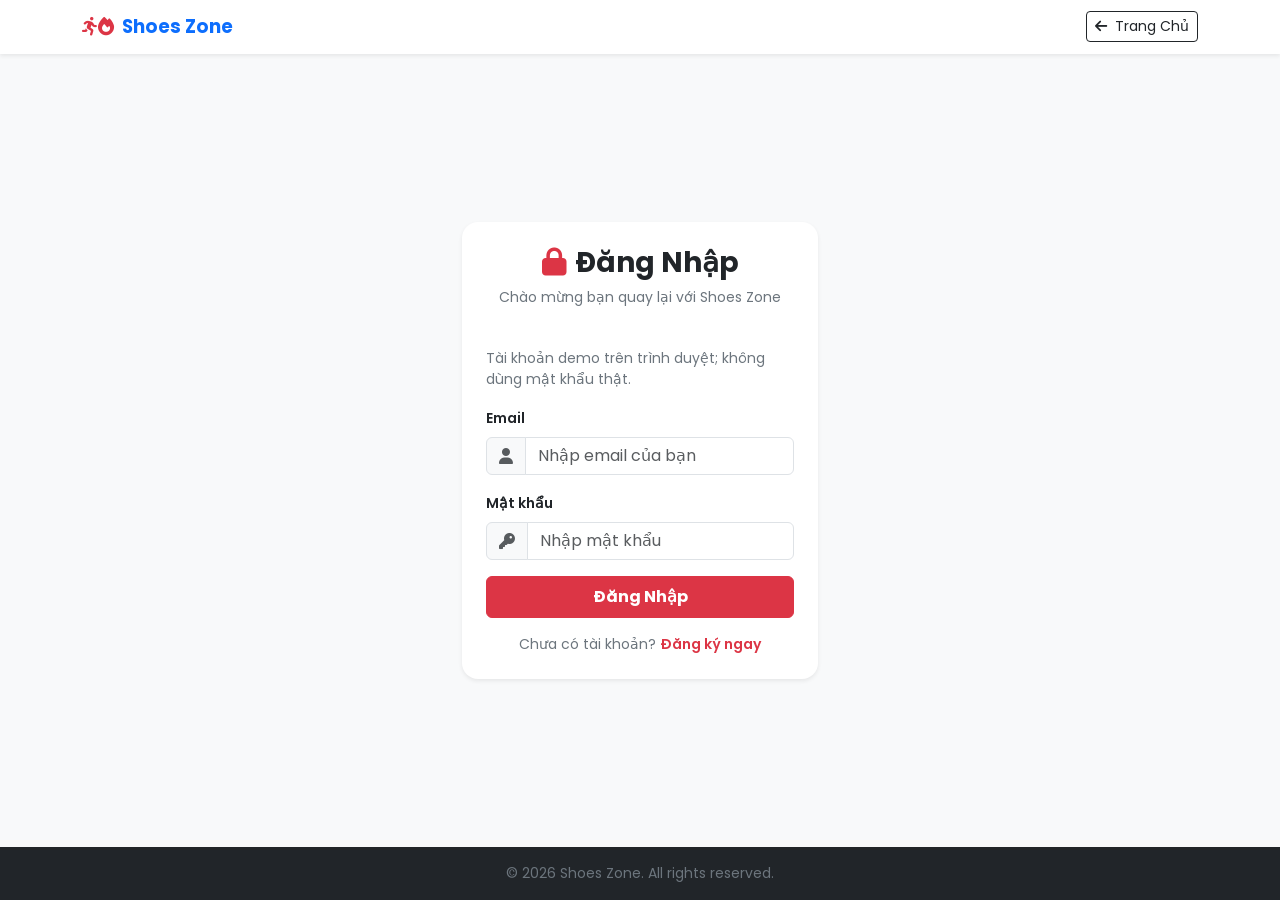
<file: profile.html>
<!doctype html>
<html lang="vi">
<head>
  <meta charset="utf-8">
  <meta name="viewport" content="width=device-width, initial-scale=1">
  <title>Thông tin tài khoản | Shoes Zone</title>
  <link href="https://cdn.jsdelivr.net/npm/bootstrap@5.3.3/dist/css/bootstrap.min.css" rel="stylesheet">
  <link rel="stylesheet" href="https://cdnjs.cloudflare.com/ajax/libs/font-awesome/6.5.2/css/all.min.css">
  <link rel="stylesheet" href="style.css">
</head>
<body class="bg-light">

  <nav class="navbar navbar-expand-lg navbar-light bg-white shadow-sm">
    <div class="container">
      <a class="navbar-brand fw-bold text-primary" href="index.html">Shoes Zone</a>
      <a class="btn btn-outline-dark btn-sm" href="index.html">Về Trang Chủ</a>
    </div>
  </nav>

  <main class="py-5">
    <div class="container">
      <div class="row justify-content-center">
        <div class="col-md-6">
          <div class="card border-0 shadow-sm p-4 rounded-4">
            <h3 class="fw-bold mb-4 text-center"><i class="fa-solid fa-user-gear text-danger me-2"></i>Hồ Sơ Khách Hàng</h3>
            
            <div id="profile-info">
              <!-- JS sẽ đổ thông tin vào đây -->
            </div>

            <button onclick="logoutUser()" class="btn btn-outline-danger w-100 fw-bold mt-4">
              <i class="fa-solid fa-right-from-bracket me-2"></i>Đăng Xuất
            </button>
          </div>
        </div>
      </div>
    </div>
  </main>

  <script src="https://cdn.jsdelivr.net/npm/bootstrap@5.3.3/dist/js/bootstrap.bundle.min.js"></script>
    <script src="JS/profile.js"></script>
</body>
</html>
</file>
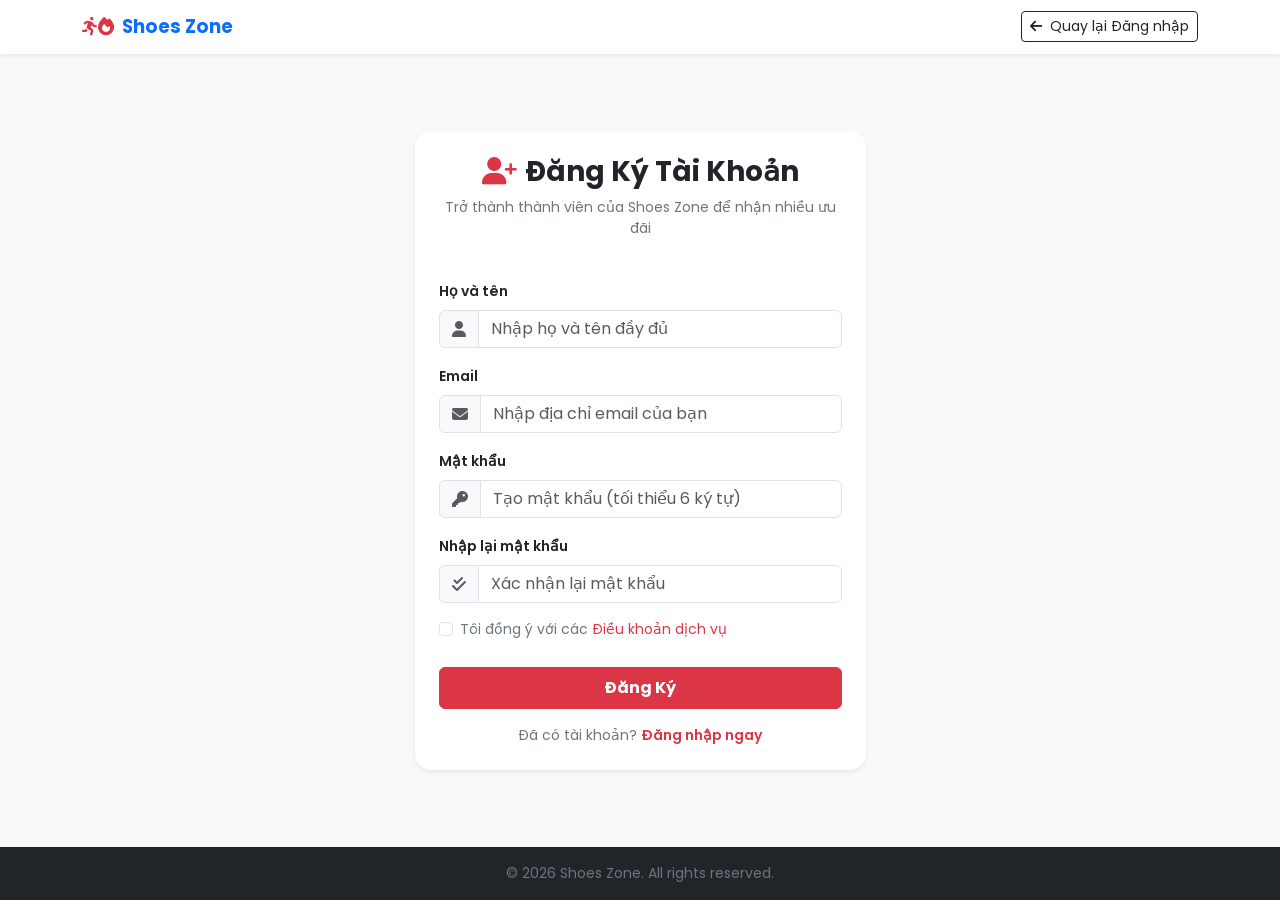
<file: register.html>
<!doctype html>
<html lang="vi">
<head>
  <meta charset="utf-8">
  <meta name="viewport" content="width=device-width, initial-scale=1">
  <meta name="description" content="Đăng ký tài khoản mới - Shoes Zone">
  <title>Đăng Ký | Shoes Zone</title>

  <link rel="preconnect" href="https://fonts.googleapis.com">
  <link rel="preconnect" href="https://fonts.gstatic.com" crossorigin>
  <link href="https://fonts.googleapis.com/css2?family=Poppins:wght@400;500;600;700&display=swap" rel="stylesheet">
  <link href="https://cdn.jsdelivr.net/npm/bootstrap@5.3.3/dist/css/bootstrap.min.css" rel="stylesheet">
  <link rel="stylesheet" href="https://cdnjs.cloudflare.com/ajax/libs/font-awesome/6.5.2/css/all.min.css">
  <link rel="stylesheet" href="style.css">
</head>
<body class="bg-light d-flex flex-column min-vh-100">

  <!-- NAVBAR -->
  <nav class="navbar navbar-expand-lg navbar-light bg-white shadow-sm">
    <div class="container">
      <a class="navbar-brand fw-bold text-primary" href="index.html">
        <i class="fa-solid fa-person-running text-danger"></i><i class="fa-solid fa-fire text-danger me-2"></i>Shoes Zone
      </a>
      <a class="btn btn-outline-dark btn-sm" href="login.html">
        <i class="fa-solid fa-arrow-left me-2"></i>Quay lại Đăng nhập
      </a>
    </div>
  </nav>

  <!-- REGISTER SECTION -->
  <main class="flex-grow-1 d-flex align-items-center py-5">
    <div class="container">
      <div class="row justify-content-center">
        <div class="col-md-6 col-lg-5">
          <div class="card border-0 shadow-sm p-4 rounded-4">
            <div class="text-center mb-4">
              <h3 class="fw-bold"><i class="fa-solid fa-user-plus text-danger me-2"></i>Đăng Ký Tài Khoản</h3>
              <p class="text-secondary small">Trở thành thành viên của Shoes Zone để nhận nhiều ưu đãi</p>
            </div>

            <form id="registerForm">
              <div class="mb-3">
                <label class="form-label fw-semibold small">Họ và tên</label>
                <div class="input-group">
                  <span class="input-group-text bg-light"><i class="fa-solid fa-user text-muted"></i></span>
                  <input type="text" class="form-control" id="regName" required placeholder="Nhập họ và tên đầy đủ">
                </div>
              </div>

              <div class="mb-3">
                <label class="form-label fw-semibold small">Email</label>
                <div class="input-group">
                  <span class="input-group-text bg-light"><i class="fa-solid fa-envelope text-muted"></i></span>
                  <input type="email" class="form-control" id="regEmail" required placeholder="Nhập địa chỉ email của bạn">
                </div>
              </div>

              <div class="mb-3">
                <label class="form-label fw-semibold small">Mật khẩu</label>
                <div class="input-group">
                  <span class="input-group-text bg-light"><i class="fa-solid fa-key text-muted"></i></span>
                  <input type="password" class="form-control" id="regPassword" required placeholder="Tạo mật khẩu (tối thiểu 6 ký tự)">
                </div>
              </div>

              <div class="mb-3">
                <label class="form-label fw-semibold small">Nhập lại mật khẩu</label>
                <div class="input-group">
                  <span class="input-group-text bg-light"><i class="fa-solid fa-check-double text-muted"></i></span>
                  <input type="password" class="form-control" id="regConfirmPassword" required placeholder="Xác nhận lại mật khẩu">
                </div>
              </div>

              <div class="form-check mb-4 small">
                <input class="form-check-input" type="checkbox" id="termsCheck" required>
                <label class="form-check-label text-secondary" for="termsCheck">
                  Tôi đồng ý với các <a href="#" class="text-danger text-decoration-none">Điều khoản dịch vụ</a>
                </label>
              </div>

              <button type="submit" class="btn btn-danger w-100 fw-bold py-2 mb-3">Đăng Ký</button>
            </form>

            <div class="text-center small">
              <span class="text-secondary">Đã có tài khoản?</span> 
              <a href="login.html" class="text-danger fw-semibold text-decoration-none">Đăng nhập ngay</a>
            </div>
          </div>
        </div>
      </div>
    </div>
  </main>

  <!-- FOOTER -->
  <footer class="bg-dark text-white py-3 text-center">
    <div class="container">
      <p class="small mb-0 text-secondary">© 2026 Shoes Zone. All rights reserved.</p>
    </div>
  </footer>

    <script src="https://cdn.jsdelivr.net/npm/bootstrap@5.3.3/dist/js/bootstrap.bundle.min.js"></script>
    <script src="JS/register.js"></script>
</body>
</html>
</file>
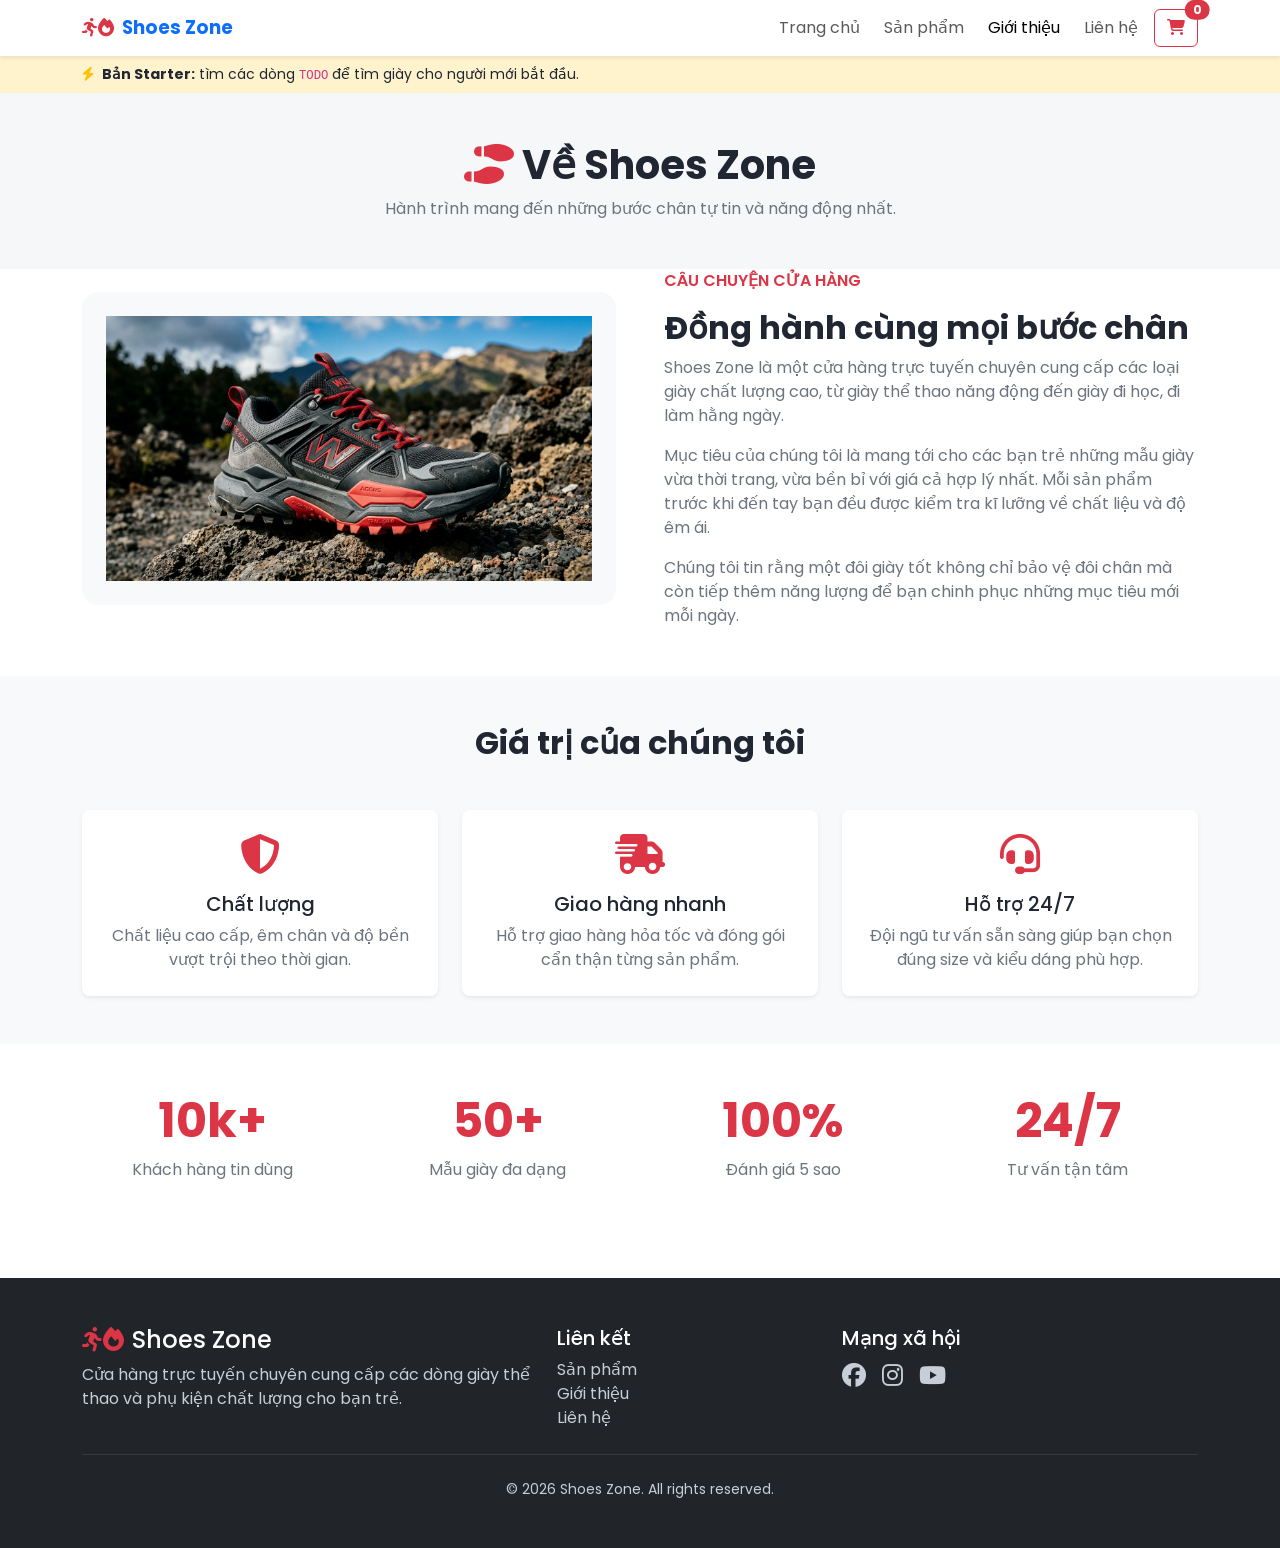
<file: trangchu.html>
<!doctype html>
<html lang="vi">
<head>
  <meta charset="utf-8">
  <meta name="viewport" content="width=device-width, initial-scale=1">
  <meta name="description" content="Website mẫu bán giày thể thao">
  <title>Giới thiệu | Shoes for starters</title>

  <link rel="preconnect" href="https://fonts.googleapis.com">
  <link rel="preconnect" href="https://fonts.gstatic.com" crossorigin>
  <link href="https://fonts.googleapis.com/css2?family=Poppins:wght@400;500;600;700&display=swap" rel="stylesheet">
  <link href="https://cdn.jsdelivr.net/npm/bootstrap@5.3.3/dist/css/bootstrap.min.css" rel="stylesheet">
  <link rel="stylesheet" href="https://cdnjs.cloudflare.com/ajax/libs/font-awesome/6.5.2/css/all.min.css">
  <link rel="stylesheet" href="style.css">
</head>
<body>
  
    <nav class="navbar navbar-expand-lg navbar-light bg-white shadow-sm sticky-top">
      <div class="container">
        <a class="navbar-brand fw-bold text-primary" href="index.html">
          <i class="fa-solid fa-person-running text-danger"></i><i class="fa-solid fa-fire text-danger me-2"></i>Shoes Zone
        </a>
        <button class="navbar-toggler" type="button" data-bs-toggle="collapse" data-bs-target="#mainMenu" aria-controls="mainMenu" aria-expanded="false" aria-label="Mở menu">
          <span class="navbar-toggler-icon"></span>
        </button>
        <div class="collapse navbar-collapse" id="mainMenu">
          <ul class="navbar-nav ms-auto align-items-lg-center gap-lg-2">
            <li class="nav-item"><a class="nav-link" href="index.html">Trang chủ</a></li>
            <li class="nav-item"><a class="nav-link" href="products.html">Sản phẩm</a></li>
            <li class="nav-item"><a class="nav-link active" aria-current="page" href="about.html">Giới thiệu</a></li>
            <li class="nav-item"><a class="nav-link" href="contact.html">Liên hệ</a></li>
            <li class="nav-item">
              <a class="btn btn-outline-danger position-relative" href="cart.html" aria-label="Giỏ hàng">
                <i class="fa-solid fa-cart-shopping"></i>
                <span id="cart-count" class="position-absolute top-0 start-100 translate-middle badge rounded-pill bg-danger">0</span>
              </a>
            </li>
        </div>
      </div>
    </nav>

  <div class="starter-note1">
    <div class="container py-2 small">
      <i class="fa-solid fa-bolt text-warning me-1"></i>
      <strong>Bản Starter:</strong> tìm các dòng <code>TODO</code> để tìm giày cho người mới bắt đầu.
    </div>
  </div>

  <main>
    
    <section class="page-header py-5 text-center">
      <div class="container">
        <h1 class="fw-bold"><i class="fa-solid fa-shoe-prints text-danger me-2"></i>Về Shoes Zone</h1>
        <p class="text-secondary mb-0">Hành trình mang đến những bước chân tự tin và năng động nhất.</p>
      </div>
    </section>

    <section class="pb-5">
      <div class="container">
        <div class="row align-items-center g-5">
          <div class="col-lg-6">
            <img src="Cuoikhoaweb/assets/giay_trangchu.png" class="img-fluid rounded-4 bg-body-tertiary p-4" alt="Minh họa Shoes Zone">
          </div>
          <div class="col-lg-6">
            <p class="text-danger fw-semibold">CÂU CHUYỆN CỬA HÀNG</p>
            <h2 class="fw-bold">Đồng hành cùng mọi bước chân</h2>
            <p class="text-secondary">Shoes Zone là một cửa hàng trực tuyến chuyên cung cấp các loại giày chất lượng cao, từ giày thể thao năng động đến giày đi học, đi làm hằng ngày.</p>
            
            <p class="text-secondary">Mục tiêu của chúng tôi là mang tới cho các bạn trẻ những mẫu giày vừa thời trang, vừa bền bỉ với giá cả hợp lý nhất. Mỗi sản phẩm trước khi đến tay bạn đều được kiểm tra kĩ lưỡng về chất liệu và độ êm ái.</p>
            <p class="text-secondary mb-0">Chúng tôi tin rằng một đôi giày tốt không chỉ bảo vệ đôi chân mà còn tiếp thêm năng lượng để bạn chinh phục những mục tiêu mới mỗi ngày.</p>
          </div>
        </div>
      </div>
    </section>

    <section class="py-5 bg-body-tertiary">
      <div class="container">
        <h2 class="text-center fw-bold mb-5">Giá trị của chúng tôi</h2>
        <div class="row g-4">
          <div class="col-md-4">
            <div class="feature-card p-4 text-center h-100 bg-white rounded-3 shadow-sm">
              <i class="fa-solid fa-shield-halved fs-1 text-danger"></i>
              <h3 class="h5 mt-3">Chất lượng</h3>
              <p class="text-secondary mb-0">Chất liệu cao cấp, êm chân và độ bền vượt trội theo thời gian.</p>
            </div>
          </div>
          
          <div class="col-md-4">
            <div class="feature-card p-4 text-center h-100 bg-white rounded-3 shadow-sm">
              <i class="fa-solid fa-truck-fast fs-1 text-danger"></i>
              <h3 class="h5 mt-3">Giao hàng nhanh</h3>
              <p class="text-secondary mb-0">Hỗ trợ giao hàng hỏa tốc và đóng gói cẩn thận từng sản phẩm.</p>
            </div>
          </div>
          <div class="col-md-4">
            <div class="feature-card p-4 text-center h-100 bg-white rounded-3 shadow-sm">
              <i class="fa-solid fa-headset fs-1 text-danger"></i>
              <h3 class="h5 mt-3">Hỗ trợ 24/7</h3>
              <p class="text-secondary mb-0">Đội ngũ tư vấn sẵn sàng giúp bạn chọn đúng size và kiểu dáng phù hợp.</p>
            </div>
          </div>
        </div>
      </div>
    </section>

    <section class="py-5">
      <div class="container">
        <div class="row text-center g-4">
          <div class="col-6 col-md-3">
            <h2 class="fw-bold text-danger display-5">10k+</h2>
            <p class="text-secondary mb-0">Khách hàng tin dùng</p>
          </div>
          <div class="col-6 col-md-3">
            <h2 class="fw-bold text-danger display-5">50+</h2>
            <p class="text-secondary mb-0">Mẫu giày đa dạng</p>
          </div>
          <div class="col-6 col-md-3">
            <h2 class="fw-bold text-danger display-5">100%</h2>
            <p class="text-secondary mb-0">Đánh giá 5 sao</p>
          </div>
          <div class="col-6 col-md-3">
            <h2 class="fw-bold text-danger display-5">24/7</h2>
            <p class="text-secondary mb-0">Tư vấn tận tâm</p>
          </div>
        </div>
      </div>
    </section>

  </main>

  <footer class="site-footer bg-dark text-white mt-5 py-5">
    <div class="container">
      <div class="row g-4">
        <div class="col-md-5">
          <h4 class="text-white"><i class="fa-solid fa-person-running text-danger"></i><i class="fa-solid fa-fire text-danger me-2"></i>Shoes Zone</h4>
          <p class="mb-0 text-secondary">Cửa hàng trực tuyến chuyên cung cấp các dòng giày thể thao và phụ kiện chất lượng cho bạn trẻ.</p>
        </div>
        <div class="col-6 col-md-3">
          <h5 class="text-white">Liên kết</h5>
          <a href="products.html" class="text-decoration-none text-secondary">Sản phẩm</a><br>
          <a href="about.html" class="text-decoration-none text-secondary">Giới thiệu</a><br>
          <a href="contact.html" class="text-decoration-none text-secondary">Liên hệ</a>
        </div>
        <div class="col-6 col-md-4">
          <h5 class="text-white">Mạng xã hội</h5>
          <div class="d-flex gap-3 fs-4">
            <a href="#" aria-label="Facebook" class="text-white"><i class="fa-brands fa-facebook"></i></a>
            <a href="#" aria-label="Instagram" class="text-white"><i class="fa-brands fa-instagram"></i></a>
            <a href="#" aria-label="YouTube" class="text-white"><i class="fa-brands fa-youtube"></i></a>
          </div>
        </div>
      </div>
      <hr class="border-secondary my-4">
      <p class="small mb-0 text-center text-secondary">© 2026 Shoes Zone. All rights reserved.</p>
    </div>
  </footer>

  <script src="https://cdn.jsdelivr.net/npm/bootstrap@5.3.3/dist/js/bootstrap.bundle.min.js"></script><!-- TODO HS: Tạo JS riêng cho trang này khi nối API/form. -->
</body>
</html>
</file>
<file: style.css>
.starter-note1 {
  background: #fff3cd;
}

.starter-note2 {
  background: #93c7ed;
}

.page-content {
  background: #f8f9fa;
}


/* UI cơ bản dùng chung, không thay framework Bootstrap. */
body { font-family: "Poppins", Arial, sans-serif; color: #202632; min-height: 100vh; display: flex; flex-direction: column; }
main { flex: 1; }
a { text-decoration: none; }
.page-header { background: #f6f7f9; }
.navbar-brand { font-size: 1.15rem; }
.navbar-nav { row-gap: .5rem; }
.catalog-toolbar { display: flex; flex-wrap: wrap; justify-content: space-between; align-items: end; gap: 1.25rem; }
.catalog-search { flex: 1 1 250px; max-width: 440px; }
.product-card { border: 1px solid #e6e8ec; border-radius: 12px; overflow: hidden; box-shadow: 0 4px 16px #20263208; }
.product-image { height: 220px; object-fit: contain; padding: 18px; background: #f7f8fa; }
.product-title, .product-description { overflow-wrap: anywhere; }
.product-description { display: -webkit-box; -webkit-line-clamp: 3; -webkit-box-orient: vertical; overflow: hidden; }
.checkout-contact-card { border-radius: 1rem; }
.checkout-contact-icon { display: inline-grid; flex: 0 0 2.75rem; width: 2.75rem; height: 2.75rem; place-items: center; border-radius: 50%; background: #fff1f2; color: #dc3545; }
.checkout-contact-icon-sm { flex-basis: 2.25rem; width: 2.25rem; height: 2.25rem; font-size: .85rem; }
.site-footer a, .site-footer .text-secondary { color: #c7ced7 !important; }
[hidden] { display: none !important; }
@media(max-width:991.98px) { .navbar-collapse { padding-top: 1rem; } }
@media(max-width:575.98px) { .display-4 { font-size: 2.2rem; } .navbar-brand { font-size: 1rem; } }
</file>
